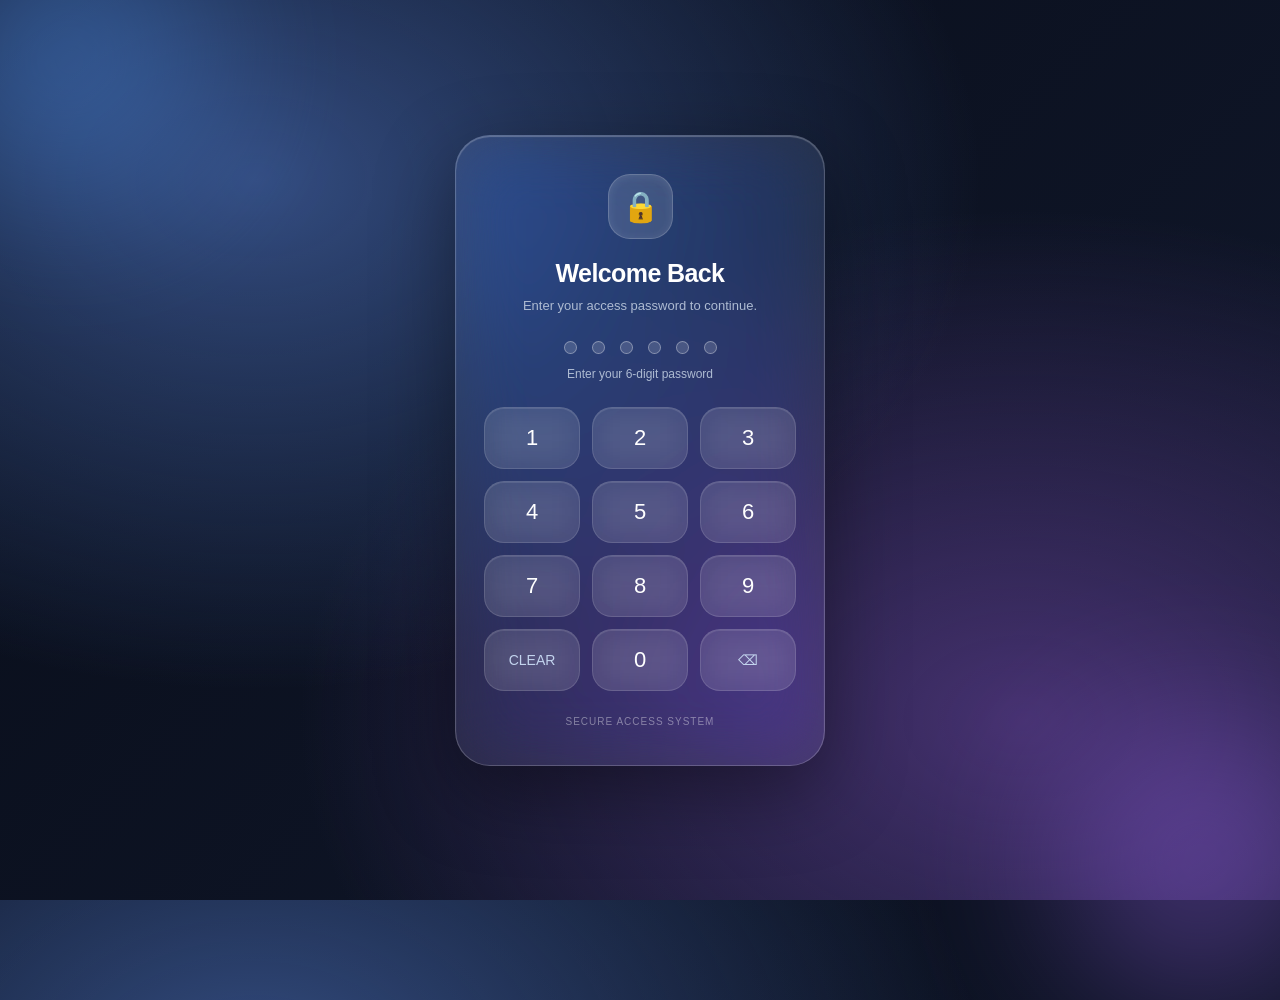
<file: index.html>
<!DOCTYPE html>
<html lang="en">
<head>
<meta charset="UTF-8">
<meta name="viewport" content="width=device-width, initial-scale=1.0">
<meta name="theme-color" content="#090d19">
<title>Secure Access</title>

<style>
* {
    box-sizing: border-box;
    -webkit-tap-highlight-color: transparent;
}

body {
    margin: 0;
    min-height: 100vh;
    display: flex;
    align-items: center;
    justify-content: center;
    font-family: -apple-system, BlinkMacSystemFont, "Segoe UI", sans-serif;
    color: white;
    overflow: hidden;
    background:
        radial-gradient(ellipse at 20% 20%, #334c80 0%, transparent 50%),
        radial-gradient(ellipse at 80% 80%, #45316f 0%, transparent 50%),
        linear-gradient(135deg, #080d19, #11182c);
}

.glow {
    position: absolute;
    width: 280px;
    height: 280px;
    border-radius: 50%;
    filter: blur(80px);
    opacity: .35;
    pointer-events: none;
    animation: float 8s infinite alternate ease-in-out;
}

.glow.one {
    background: #529cff;
    top: -80px;
    left: -70px;
}

.glow.two {
    background: #a66bff;
    bottom: -100px;
    right: -60px;
    animation-delay: -4s;
}

@keyframes float {
    to { transform: translate(60px, 50px) scale(1.2); }
}

.panel {
    position: relative;
    width: min(90%, 370px);
    padding: 38px 28px;
    border-radius: 35px;
    text-align: center;

    background: rgba(255,255,255,.085);
    border: 1px solid rgba(255,255,255,.2);

    backdrop-filter: blur(35px) saturate(180%);
    -webkit-backdrop-filter: blur(35px) saturate(180%);

    box-shadow:
        0 25px 80px rgba(0,0,0,.4),
        inset 0 1px 1px rgba(255,255,255,.25);

    animation: appear .8s cubic-bezier(.2,.8,.2,1);
}

@keyframes appear {
    from { opacity: 0; transform: translateY(25px) scale(.95); }
    to { opacity: 1; transform: translateY(0) scale(1); }
}

.lock {
    width: 65px;
    height: 65px;
    margin: 0 auto 20px;
    display: grid;
    place-items: center;
    border-radius: 22px;
    font-size: 30px;
    background: rgba(255,255,255,.12);
    border: 1px solid rgba(255,255,255,.2);
    box-shadow: inset 0 1px 10px rgba(255,255,255,.1);
}

h1 {
    font-size: 25px;
    margin: 0;
    font-weight: 650;
    letter-spacing: -.6px;
}

.subtitle {
    color: #aebbd2;
    font-size: 13px;
    margin: 10px 0 28px;
}

.dots {
    display: flex;
    justify-content: center;
    gap: 15px;
    margin-bottom: 13px;
}

.dot {
    width: 13px;
    height: 13px;
    border-radius: 50%;
    background: rgba(255,255,255,.15);
    border: 1px solid rgba(255,255,255,.35);
    transition: .2s;
}

.dot.filled {
    background: white;
    box-shadow: 0 0 13px rgba(255,255,255,.65);
    transform: scale(1.12);
}

#status {
    height: 20px;
    font-size: 12px;
    color: #aebbd2;
    margin-bottom: 20px;
}

#status.error {
    color: #ff8585;
}

.keypad {
    display: grid;
    grid-template-columns: repeat(3, 1fr);
    gap: 12px;
}

.key {
    height: 62px;
    border-radius: 20px;
    border: 1px solid rgba(255,255,255,.13);
    background: rgba(255,255,255,.09);
    color: white;
    font-size: 22px;
    font-weight: 500;
    cursor: pointer;

    backdrop-filter: blur(15px);
    -webkit-backdrop-filter: blur(15px);

    box-shadow: inset 0 1px rgba(255,255,255,.1);
    transition: transform .15s, background .15s;
}

.key:active {
    transform: scale(.92);
    background: rgba(255,255,255,.25);
}

.key.special {
    font-size: 14px;
    color: #c3d4ee;
}

.footer {
    font-size: 10px;
    color: rgba(255,255,255,.4);
    margin-top: 25px;
    letter-spacing: 1px;
}

.shake {
    animation: shake .35s;
}

@keyframes shake {
    0%,100% { transform: translateX(0); }
    25% { transform: translateX(-9px); }
    50% { transform: translateX(9px); }
    75% { transform: translateX(-5px); }
}

.success {
    animation: success .6s forwards;
}

@keyframes success {
    to {
        opacity: 0;
        transform: scale(1.08);
        filter: blur(10px);
    }
}
</style>
</head>

<body>

<div class="glow one"></div>
<div class="glow two"></div>

<main class="panel" id="panel">

    <div class="lock">🔒</div>

    <h1>Welcome Back</h1>
    <p class="subtitle">Enter your access password to continue.</p>

    <div class="dots" id="dots">
        <span class="dot"></span>
        <span class="dot"></span>
        <span class="dot"></span>
        <span class="dot"></span>
        <span class="dot"></span>
        <span class="dot"></span>
    </div>

    <div id="status">Enter your 6-digit password</div>

    <div class="keypad">
        <button class="key" onclick="press('1')">1</button>
        <button class="key" onclick="press('2')">2</button>
        <button class="key" onclick="press('3')">3</button>

        <button class="key" onclick="press('4')">4</button>
        <button class="key" onclick="press('5')">5</button>
        <button class="key" onclick="press('6')">6</button>

        <button class="key" onclick="press('7')">7</button>
        <button class="key" onclick="press('8')">8</button>
        <button class="key" onclick="press('9')">9</button>

        <button class="key special" onclick="clearAll()">CLEAR</button>
        <button class="key" onclick="press('0')">0</button>
        <button class="key special" onclick="backspace()">⌫</button>
    </div>

    <div class="footer">SECURE ACCESS SYSTEM</div>
</main>

<script>
const PASSWORD = "198273";
const DESTINATION = "mainGame.html";

let entered = "";
let locked = false;

const dots = document.querySelectorAll(".dot");
const statusText = document.getElementById("status");
const panel = document.getElementById("panel");

function updateDisplay() {
    dots.forEach((dot, index) => {
        dot.classList.toggle("filled", index < entered.length);
    });
}

function press(number) {
    if (locked || entered.length >= 6) return;

    entered += number;
    updateDisplay();

    if (entered.length === 6) {
        setTimeout(checkPassword, 180);
    }
}

function backspace() {
    if (locked) return;
    entered = entered.slice(0, -1);
    statusText.textContent = "Enter your 6-digit password";
    statusText.className = "";
    updateDisplay();
}

function clearAll() {
    if (locked) return;
    entered = "";
    statusText.textContent = "Enter your 6-digit password";
    statusText.className = "";
    updateDisplay();
}

function checkPassword() {
    if (entered === PASSWORD) {
        locked = true;
        statusText.textContent = "Access granted! Welcome.";
        statusText.style.color = "#80ffba";

        panel.classList.add("success");

        setTimeout(() => {
            window.location.href = DESTINATION;
        }, 650);

    } else {
        statusText.textContent = "Incorrect password. Try again.";
        statusText.className = "error";

        panel.classList.add("shake");

        setTimeout(() => {
            panel.classList.remove("shake");
            entered = "";
            updateDisplay();
        }, 450);
    }
}

// Physical keyboard support
document.addEventListener("keydown", event => {
    if (/^[0-9]$/.test(event.key)) {
        press(event.key);
    } else if (event.key === "Backspace") {
        backspace();
    } else if (event.key === "Escape") {
        clearAll();
    }
});
</script>

</body>
</html>
</file>
